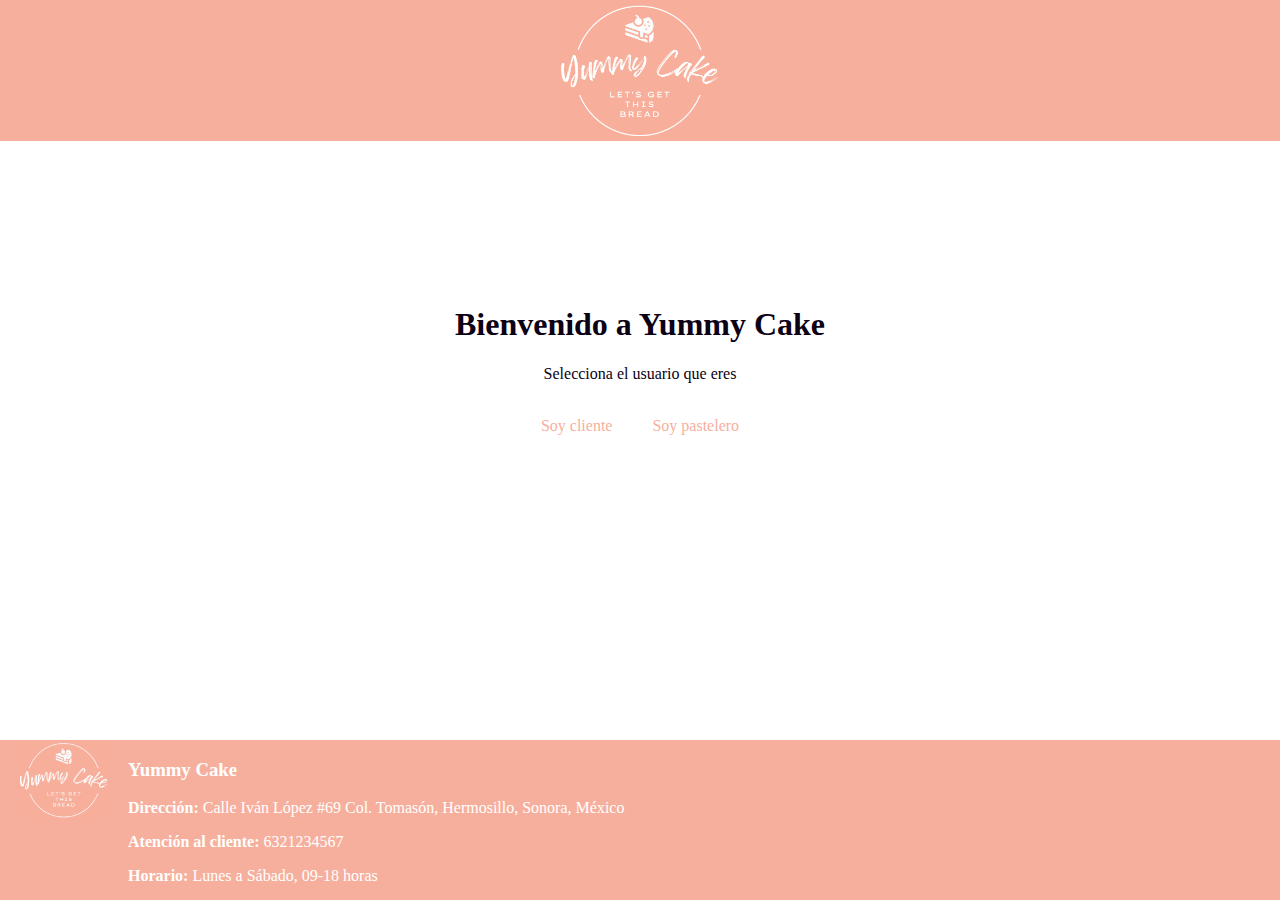
<file: 2 - html/index.html>
<!DOCTYPE html>
<html>
    <head>
        <meta charset="UTF-8">
        <title>Yummy Cake</title>
    </head>   
    <body style="margin: 0;display: flex;min-height: 100vh;flex-direction: column;">
        <header style="background-color:#F7AF9D">
            <a href="index.html"><img src="assets/img/logo.png" alt="logo" height="141px" style="display:block;margin-left: auto;margin-right: auto;"></a>
        </header>
        <div style="height: 435px;text-align: center; color: #0B0014;flex: 1;">
            <br><br><br><br><br><br><br><br>
            <h1>Bienvenido a Yummy Cake</h1>
            <p>Selecciona el usuario que eres</p><br>
            <a href="client.html" style="color: #F7AF9D;text-decoration: none;">Soy cliente</a>
            &nbsp;&nbsp;&nbsp;&nbsp;&nbsp;&nbsp;&nbsp;&nbsp;
            <a href="admin.html"style="color: #F7AF9D;text-decoration: none;">Soy pastelero</a><br><br><br>
        </div>
        <footer>
            <div style="float: left;background-color:#F7AF9D;height: 160px;width: 10%;"><img src="assets/img/logo.png" alt="logo" height="80px" style="display:block;margin-left: auto;margin-right: auto;"></div>
            <div style="float: left;background-color:#F7AF9D;height: 160px;width: 90%;color: white;">
                <h3>Yummy Cake</h3>
                <p><strong>Dirección:</strong> Calle Iván López #69 Col. Tomasón, Hermosillo, Sonora, México</p> 
                <p><strong>Atención al cliente:</strong> 6321234567</p> 
                <p><strong>Horario:</strong> Lunes a Sábado, 09-18 horas</p> 
            </div>
        </footer>
    </body>
</html>
</file>
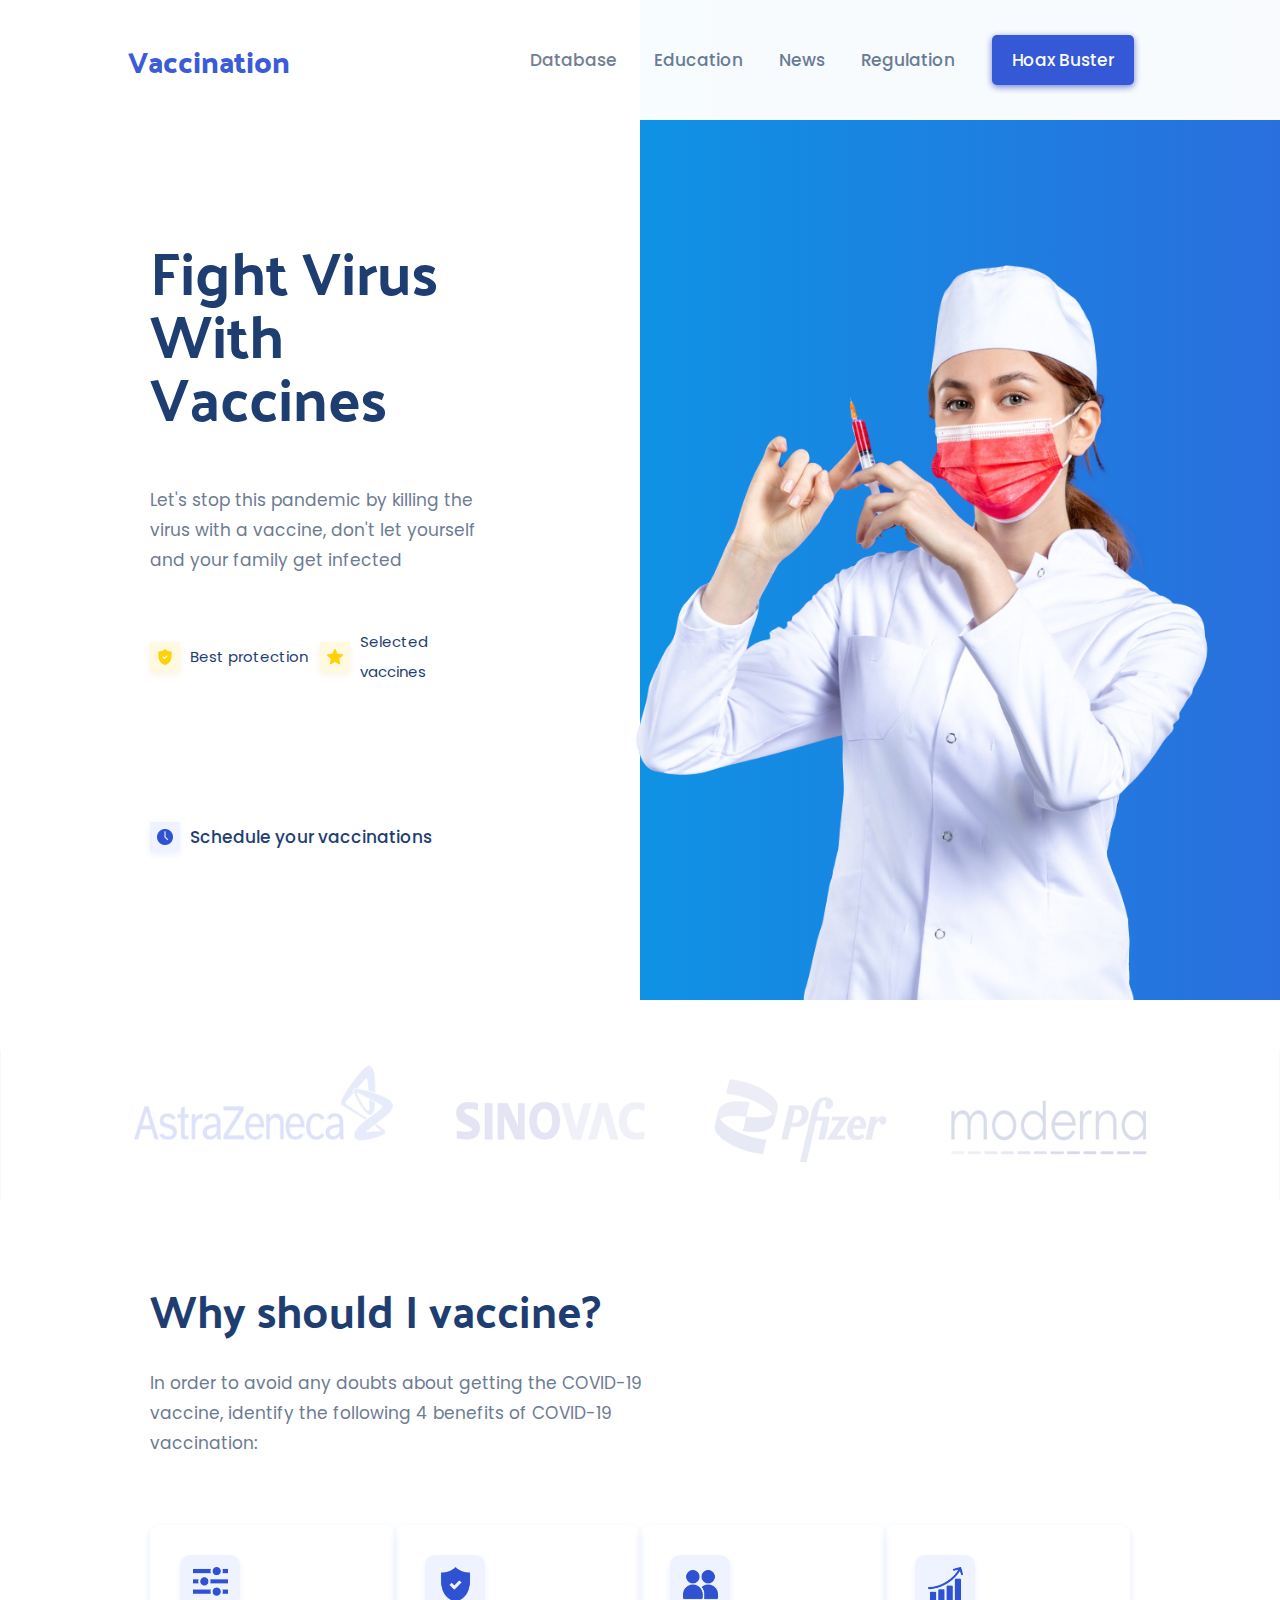
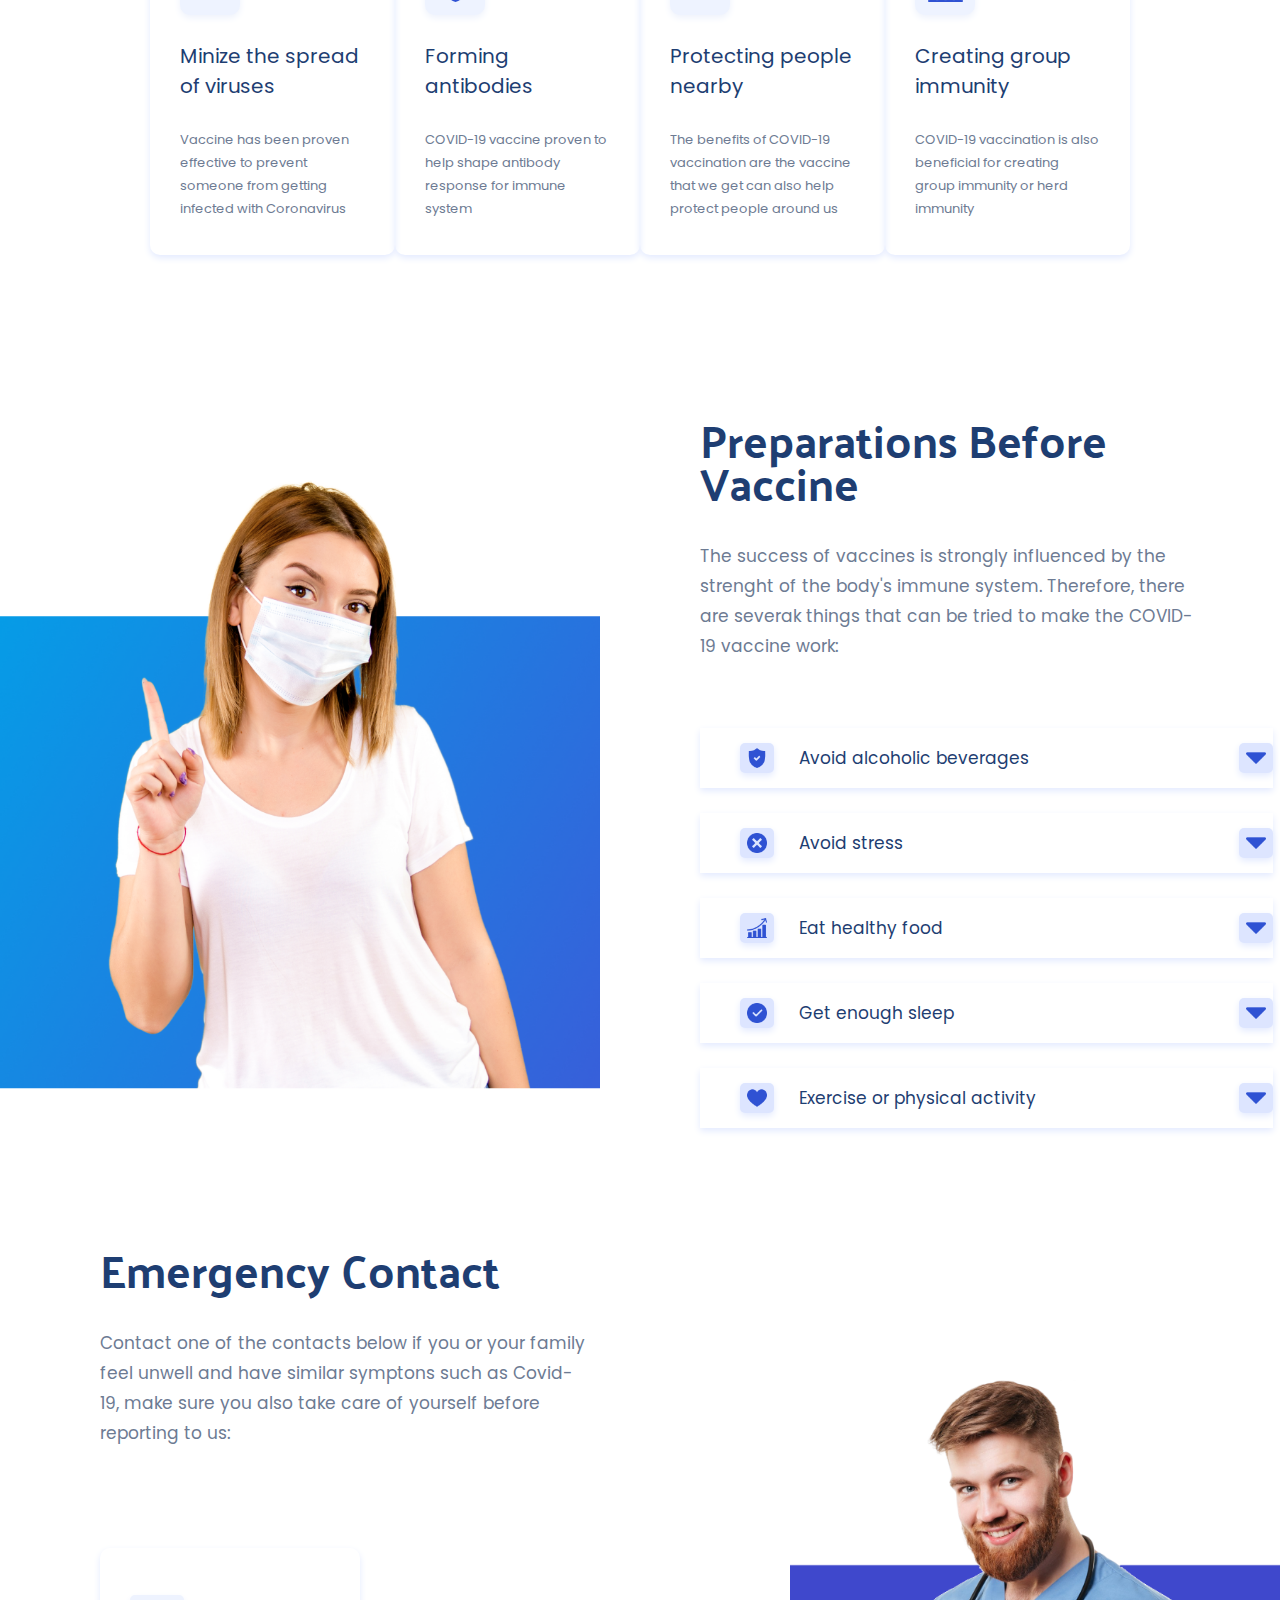
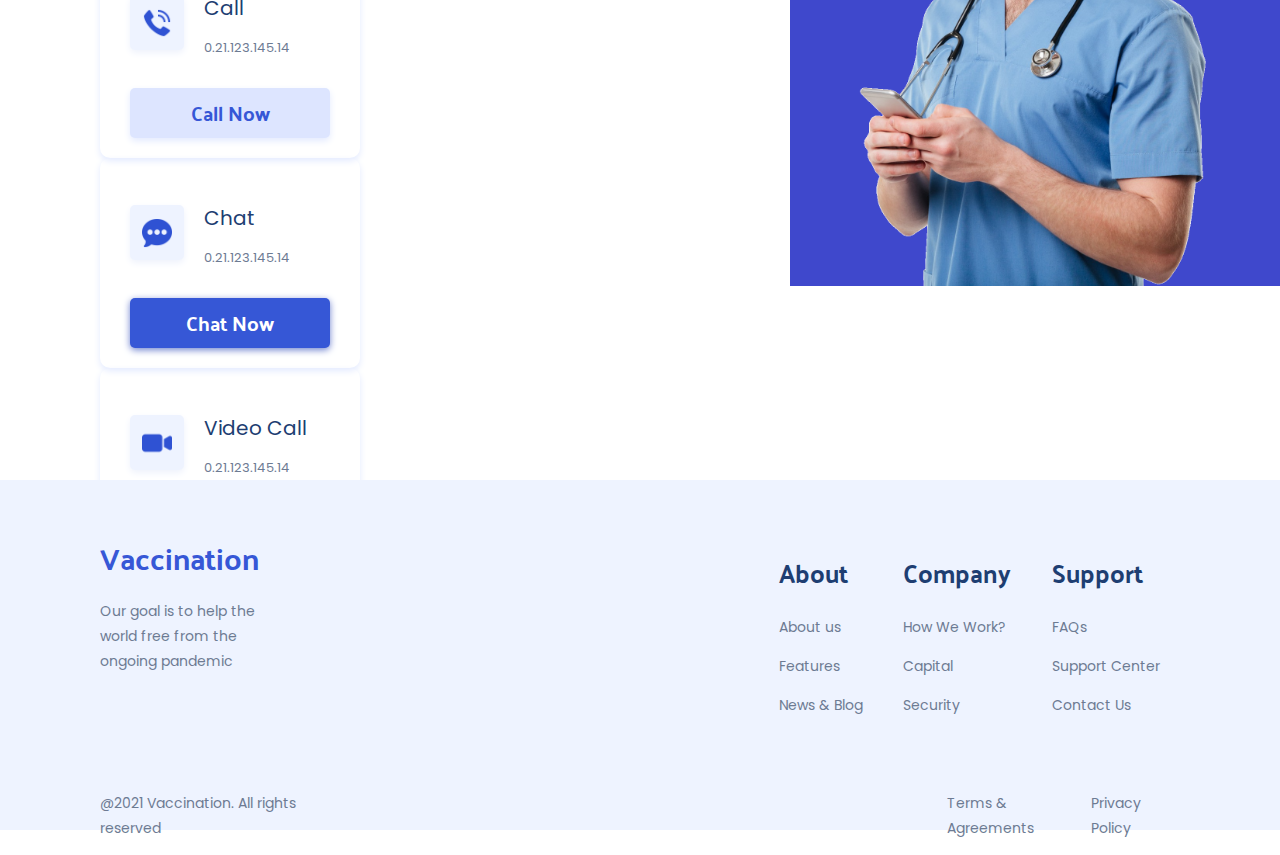
<file: 3 - css/index.html>
<!DOCTYPE html>
<html>
    <head>
        <meta charset="UTF-8">
        <title>Vaccination</title>
        <link rel="stylesheet" type="text/css" href="./styles/style.css">
        <link rel="preconnect" href="https://fonts.googleapis.com"> 
        <link rel="preconnect" href="https://fonts.gstatic.com" crossorigin> 
        <link href="https://fonts.googleapis.com/css2?family=Palanquin+Dark:wght@400;500;600;700&family=Poppins:ital,wght@0,100;0,200;0,300;0,400;0,500;0,600;0,700;0,800;0,900;1,100;1,200;1,300;1,400;1,500;1,600;1,700;1,800;1,900&display=swap" rel="stylesheet">
    </head>   
    <body>
        <div class="container">
            <header>
                <div class="logo">Vaccination</div>
                <div class="nav">
                    <p>Database</p>
                    <p>Education</p>
                    <p>News</p>
                    <p>Regulation</p>
                    <p class="button">Hoax Buster</p>
                </div>
            </header>
            <div class="section1">
                <div class="left">
                    <h1>Fight Virus With Vaccines</h1>
                    <p>Let's stop this pandemic by killing the virus with a vaccine, don't let yourself and your family get infected</p>
                    <div class="options">
                        <div class="option two">
                            <div class="icon yellow">
                                <img src="assets/img/secure.png">
                            </div>
                            <p>Best protection</p>
                        </div>
                        <div class="option two">
                            <div class="icon yellow">
                                <img src="assets/img/star.png">
                            </div>
                            <p>Selected vaccines</p>
                        </div>
                    </div>
                    <div class="options bottom">
                        <div class="option one">
                            <div class="icon blue">
                                <img src="assets/img/reloj.png">
                            </div>
                            <p>Schedule your vaccinations</p>
                        </div>
                    </div>
                </div>
                <div class="right">
                    <img class="big-pic" src="./assets/img/pic2.png">
                </div>
            </div>
            <img class="logos" src="assets/img/logos.png">
            <div class="section2">
                <h2>Why should I vaccine?</h2>
                <p class="text">In order to avoid any doubts about getting the COVID-19 vaccine, identify the following 4 benefits of COVID-19 vaccination:</p>
                <div class="card-container">
                    <div class="card">
                        <div class="icon blue">
                            <img src="assets/img/sliders.png">
                        </div>
                        <h4>Minize the spread of viruses</h4>
                        <p>Vaccine has been proven effective to prevent someone from getting infected with Coronavirus</p>
                    </div>
                    <div class="card">
                        <div class="icon blue">
                            <img src="assets/img/secure2.png">
                        </div>
                        <h4>Forming <br> antibodies</h4>
                        <p>COVID-19 vaccine proven to help shape antibody response for immune system</p>
                    </div>
                    <div class="card">
                        <div class="icon blue">
                            <img src="assets/img/pareja.png">
                        </div>
                        <h4>Protecting people nearby</h4>
                        <p>The benefits of COVID-19 vaccination are the vaccine that we get can also help protect  people around us</p>
                    </div>
                    <div class="card">
                        <div class="icon blue">
                            <img src="assets/img/diagram.png">
                        </div>
                        <h4>Creating group immunity</h4>
                        <p>COVID-19 vaccination is also beneficial for creating group immunity or herd immunity</p>
                    </div>
                </div>
            </div>
            <div class="section3">
                <div class="left">
                    <img src="assets/img/pic3.png">
                </div>
                <div class="right">
                    <h2>Preparations Before Vaccine</h2>
                    <p class="text">The success of vaccines is strongly influenced by the strenght of the body's immune system. Therefore, there are severak things that can be tried to make the COVID-19 vaccine work:</p>
                    <div class="column-container">
                        <div class="column">
                            <div class="icon blue">
                                <img src="assets/img/secure2.png">
                            </div>
                            <p>Avoid alcoholic beverages</p>
                            <div class="icon blue">
                                <img src="assets/img/dropdown.png">
                            </div>
                        </div>
                        <div class="column">
                            <div class="icon blue">
                                <img src="assets/img/cancel.png">
                            </div>
                            <p>Avoid stress</p>
                            <div class="icon blue">
                                <img src="assets/img/dropdown.png">
                            </div>
                        </div>
                        <div class="column">
                            <div class="icon blue">
                                <img src="assets/img/diagram.png">
                            </div>
                            <p>Eat healthy food</p>
                            <div class="icon blue">
                                <img src="assets/img/dropdown.png">
                            </div>
                        </div>
                        <div class="column">
                            <div class="icon blue">
                                <img src="assets/img/comprobar.png">
                            </div>
                            <p>Get enough sleep</p>
                            <div class="icon blue">
                                <img src="assets/img/dropdown.png">
                            </div>
                        </div>
                        <div class="column">
                            <div class="icon blue">
                                <img src="assets/img/heart.png">
                            </div>
                            <p>Exercise or physical activity</p>
                            <div class="icon blue">
                                <img src="assets/img/dropdown.png">
                            </div>
                        </div>
                    </div>
                </div>
            </div>
            <div class="section4">
                <div class="left">
                    <h2>Emergency Contact</h2>
                    <p>Contact one of the contacts below if you or your family feel unwell and have similar symptons such as Covid-19, make sure you also take care of yourself before reporting to us:</p>
                    <div class="grid-container">
                        <div class="grid">
                            <div class="top">
                                <div class="icon blue">
                                    <img src="assets/img/call.png">
                                </div>
                                <div>
                                    <h4>Call</h4>
                                    <p>0.21.123.145.14</p>
                                </div>
                            </div>
                            <p class="button light">Call Now</p>
                        </div>
                        <div class="grid">
                            <div class="top">
                                <div class="icon blue">
                                    <img src="assets/img/chat.png">
                                </div>
                                <div>
                                    <h4>Chat</h4>
                                    <p>0.21.123.145.14</p>
                                </div>
                            </div>
                            <p class="button">Chat Now</p>
                        </div>
                        <div class="grid">
                            <div class="top">
                                <div class="icon blue">
                                    <img src="assets/img/videocall.png">
                                </div>
                                <div>
                                    <h4>Video Call</h4>
                                    <p>0.21.123.145.14</p>
                                </div>
                            </div>
                            <p class="button light">Video Call Now</p>
                        </div>
                        <div class="grid">
                            <div class="top">
                                <div class="icon blue">
                                    <img src="assets/img/email.png">
                                </div>
                                <div>
                                    <h4>Message</h4>
                                    <p>0.21.123.145.14</p>
                                </div>
                            </div>
                            <p class="button light">Message Now</p>
                        </div>
                    </div>
                </div>
                <div class="right">
                    <img src="assets/img/pic4.png">
                </div>
            </div>
            <footer>
                <div class="box-container">
                    <div class="vaccination">
                        <div class="logo">Vaccination</div>
                        <p>Our goal is to help the world free from the ongoing pandemic</p>
                    </div>
                    <div class="info">
                        <div>
                            <h2>About</h2>
                            <p>About us</p>
                            <p>Features</p>
                            <p>News & Blog</p>
                        </div>
                        <div>
                            <h2>Company</h2>
                            <p>How We Work?</p>
                            <p>Capital</p>
                            <p>Security</p>
                        </div>
                        <div>
                            <h2>Support</h2>
                            <p>FAQs</p>
                            <p>Support Center</p>
                            <p>Contact Us</p>
                        </div>
                    </div>
                </div>
                <div class="legal">
                    <p>@2021 Vaccination. All rights reserved</p>
                    <div class="terms">
                        <p>Terms & Agreements</p>
                        <p>Privacy Policy</p>
                    </div>
                </div>
            </footer>
        </div>
    </body>
</html>
</file>
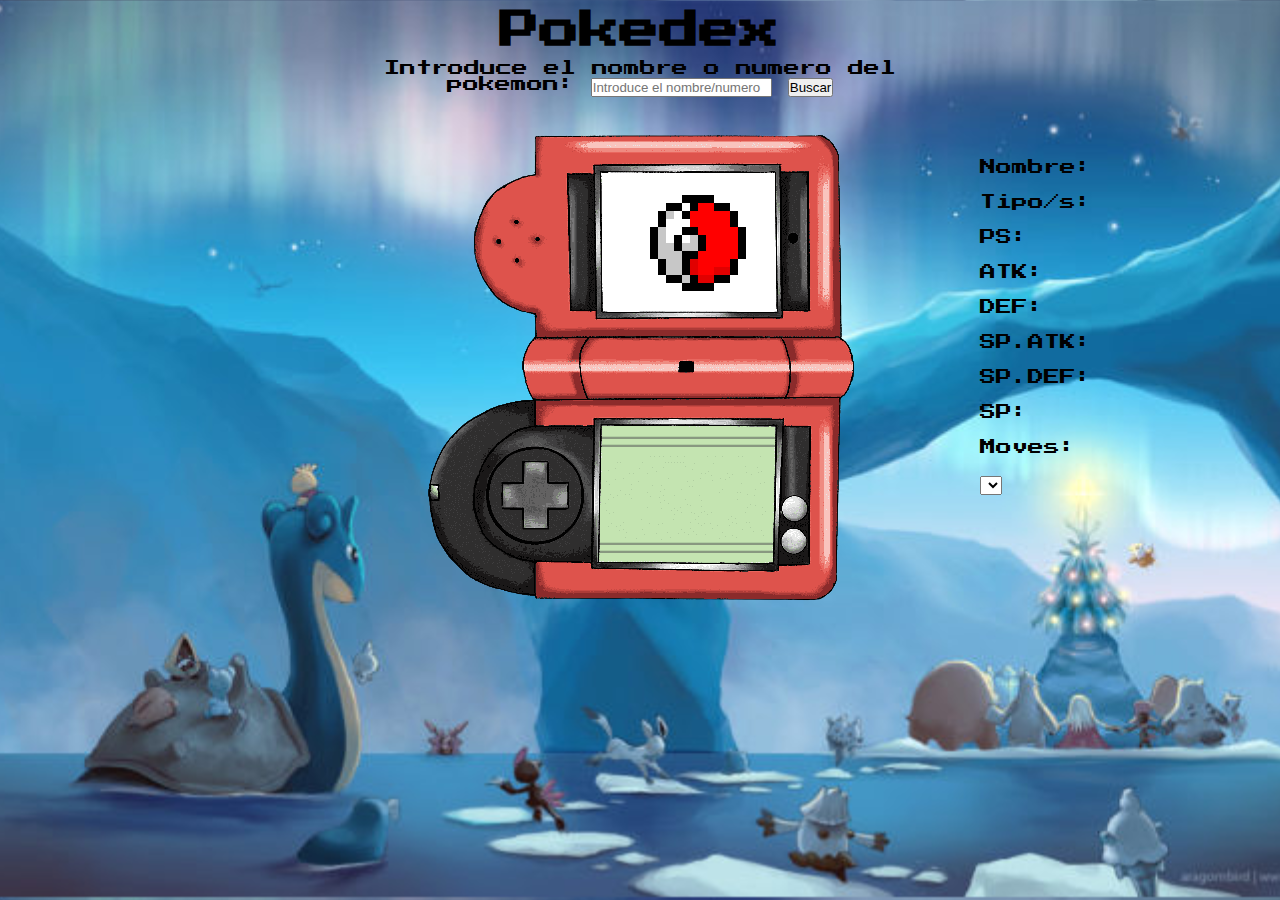
<file: 4 - js/index.html>
<!DOCTYPE html>
<html lang="en">
  <head>
    <meta charset="UTF-8" />
    <meta http-equiv="X-UA-Compatible" content="IE=edge" />
    <meta name="viewport" content="width=, initial-scale=1.0" />
    <link rel="stylesheet" href="style.css" />
    <link rel="preconnect" href="https://fonts.googleapis.com" />
    <link rel="preconnect" href="https://fonts.gstatic.com" crossorigin />
    <link
      href="https://fonts.googleapis.com/css2?family=Press+Start+2P&display=swap"
      rel="stylesheet"
    />

    <title>Pokedex</title>
  </head>

  <body>
    <div id="text">
      <h1>Pokedex</h1>
    </div>

    <div id="search">
      <label for="">Introduce el nombre o numero del pokemon:</label>
      <!--   <select id="srcOption" name="srcOption">
        <option value="name">Nombre</option>
        <option value="num">Numero</option>
      </select>
-->
      <input type="text" placeholder="Introduce el nombre/numero" name="pokeName" id="pokeName" />
      <button onclick="getOption()">Buscar</button>
    </div>

    <div id="img">
      <img id="dex" src="img/pokedex-2.png" id="dex" alt="" />
      <img id="pokeImg" src="img/pkball.gif" id="pokeImg" alt="" />
    </div>
    <div id="results">
      <label for="" id="pName">Nombre: </label>
      <label for="" id="pType">Tipo/s: </label>
      <label for="" id="pPS">PS: </label>
      <label for="" id="pAtk">ATK: </label>
      <label for="" id="pDef">DEF: </label>
      <label for="" id="pSpAtk">SP.ATK: </label>
      <label for="" id="pSpDef">SP.DEF: </label>
      <label for="" id="pSpeed">SP: </label>
      <label for="">Moves: </label
      ><select name="Moves" id="pMoves"></select>
    </div>
  </body>

  <footer>
    <script src="script.js" type="text/javascript"></script>
  </footer>
</html>
</file>
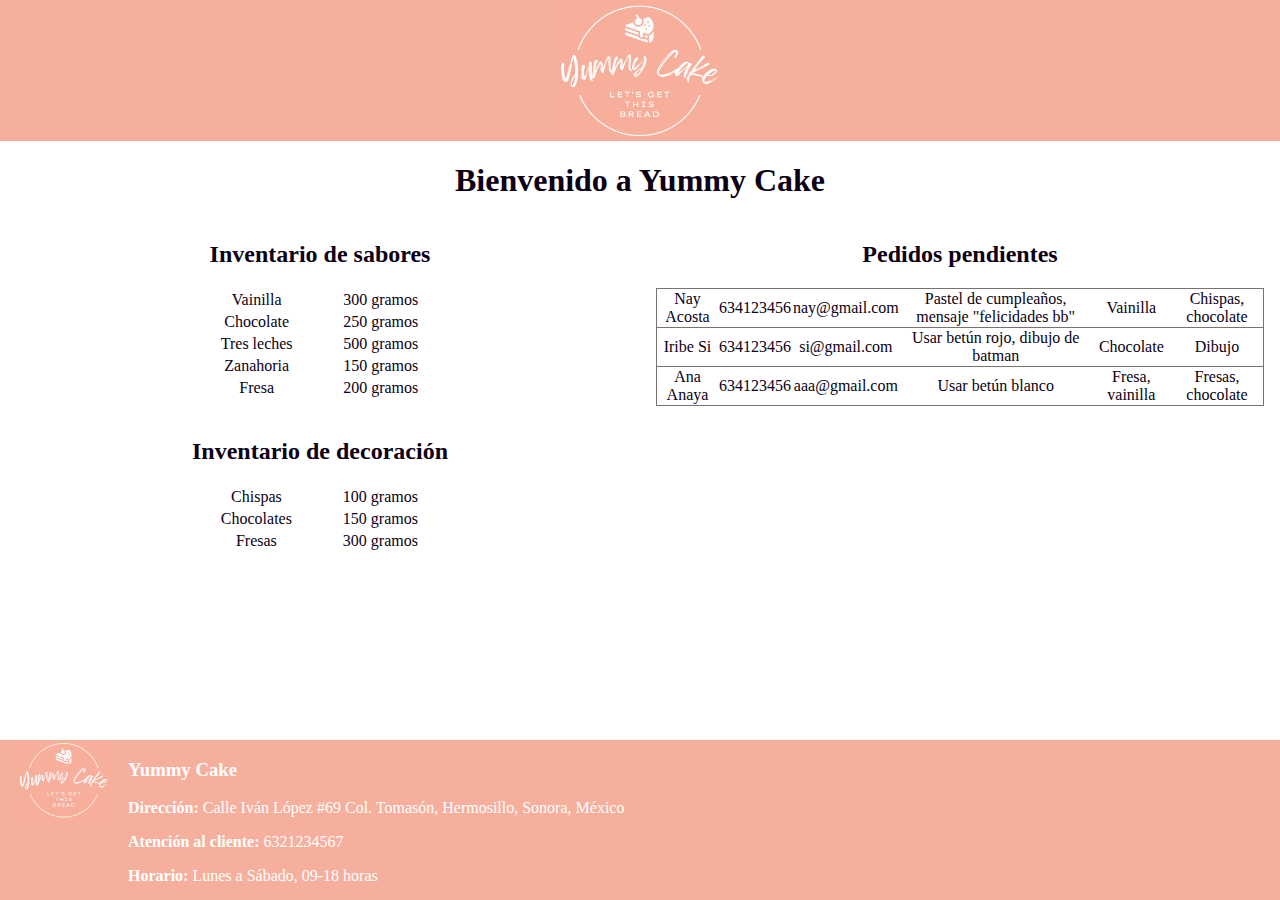
<file: 2 - html/admin.html>
<!DOCTYPE html>
<html>
    <head>
        <meta charset="UTF-8">
        <title>Yummy Cake</title>
    </head>   
    <body style="margin: 0;display: flex;min-height: 100vh;flex-direction: column;">
        <header style="background-color:#F7AF9D">
            <a href="index.html"><img src="assets/img/logo.png" alt="logo" height="141px" style="display:block;margin-left: auto;margin-right: auto;"></a>
        </header>
        <div style="text-align: center; color: #0B0014; flex: 1;">
            <h1>Bienvenido a Yummy Cake</h1>
            <div style="float:left;width: 50%;height: 350px;">
                <h2>Inventario de sabores</h2>
                <table style="margin-left:auto;margin-right:auto;width: 250px;">
                    <tr>
                        <td>Vainilla</td><td>300 gramos</td>
                    </tr>
                    <tr>
                        <td>Chocolate</td><td>250 gramos</td>
                    </tr>
                    <tr>
                        <td>Tres leches</td><td>500 gramos</td>
                    </tr>
                    <tr>
                        <td>Zanahoria</td><td>150 gramos</td>
                    </tr>
                    <tr>
                        <td>Fresa</td><td>200 gramos</td>
                    </tr>
                </table>
                <br>
                <h2>Inventario de decoración</h2>
                <table style="margin-left:auto;margin-right:auto;width: 250px;">
                    <tr>
                        <td>Chispas</td><td>100 gramos</td>
                    </tr>
                    <tr>
                        <td>Chocolates</td><td>150 gramos</td>
                    </tr>
                    <tr>
                        <td>Fresas</td><td>300 gramos</td>
                    </tr>
                </table>
            </div>
            <div style="float:left;width: 50%;height: 350px;">
                <h2>Pedidos pendientes</h2>
                <table style="margin-left:auto;margin-right:auto;border-collapse: collapse;width: 95%;">
                    <tr style="border: 1px solid;border-color: #797270;">
                        <td>Nay Acosta</td><td>634123456</td><td>nay@gmail.com</td><td>Pastel de cumpleaños, mensaje "felicidades bb"</td><td>Vainilla</td><td>Chispas, chocolate</td>
                    </tr>
                    <tr style="border: 1px solid;border-color: #797270;">
                        <td>Iribe Si</td><td>634123456</td><td>si@gmail.com</td><td>Usar betún rojo, dibujo de batman</td><td>Chocolate</td><td>Dibujo</td>
                    </tr>
                    <tr style="border: 1px solid;border-color: #797270;">
                        <td>Ana Anaya</td><td>634123456</td><td>aaa@gmail.com</td><td>Usar betún blanco</td><td>Fresa, vainilla</td><td>Fresas, chocolate</td>
                    </tr>
                </table>
            </div>
        </div>
        <footer>
            <div style="float: left;background-color:#F7AF9D;height: 160px;width: 10%;"><img src="assets/img/logo.png" alt="logo" height="80px" style="display:block;margin-left: auto;margin-right: auto;"></div>
            <div style="float: left;background-color:#F7AF9D;height: 160px;width: 90%;color: white;">
                <h3>Yummy Cake</h3>
                <p><strong>Dirección:</strong> Calle Iván López #69 Col. Tomasón, Hermosillo, Sonora, México</p> 
                <p><strong>Atención al cliente:</strong> 6321234567</p> 
                <p><strong>Horario:</strong> Lunes a Sábado, 09-18 horas</p> 
            </div>
        </footer>
    </body>
</html>
</file>
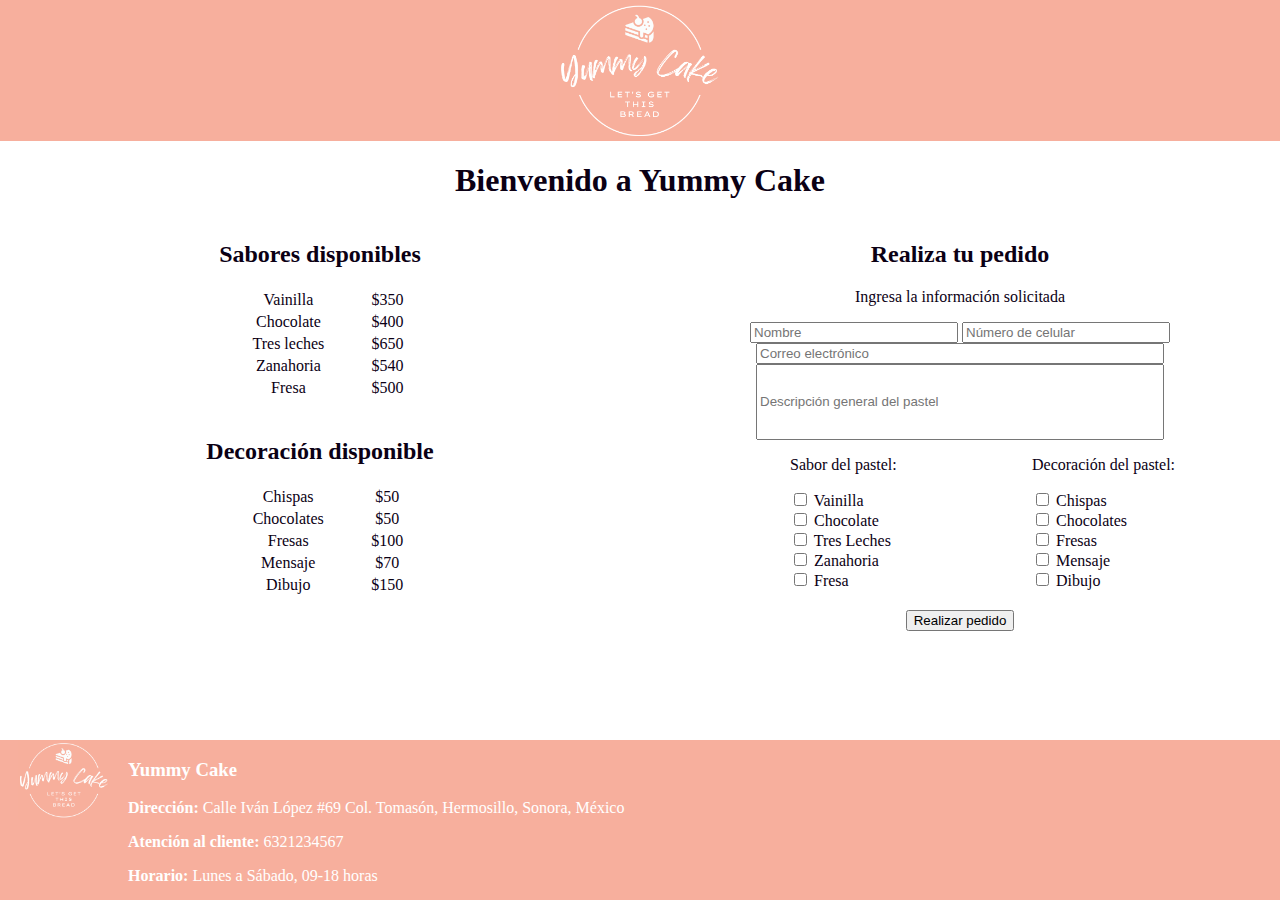
<file: 2 - html/client.html>
<!DOCTYPE html>
<html>
    <head>
        <meta charset="UTF-8">
        <title>Yummy Cake</title>
    </head>   
    <body style="margin: 0;display: flex;min-height: 100vh;flex-direction: column;">
        <header style="background-color:#F7AF9D">
            <a href="index.html"><img src="assets/img/logo.png" alt="logo" height="141px" style="display:block;margin-left: auto;margin-right: auto;"></a>
        </header>
        <div style="text-align: center; color: #0B0014;flex: 1;">
            <h1>Bienvenido a Yummy Cake</h1>
            <div style="float:left;width: 50%;height: 430px;">
                <h2>Sabores disponibles</h2>
                <table style="margin-left:auto;margin-right:auto;width: 200px;">
                    <tr>
                        <td>Vainilla</td><td>$350</td>
                    </tr>
                    <tr>
                        <td>Chocolate</td><td>$400</td>
                    </tr>
                    <tr>
                        <td>Tres leches</td><td>$650</td>
                    </tr>
                    <tr>
                        <td>Zanahoria</td><td>$540</td>
                    </tr>
                    <tr>
                        <td>Fresa</td><td>$500</td>
                    </tr>
                </table>
                <br>
                <h2>Decoración disponible</h2>
                <table style="margin-left:auto;margin-right:auto;width: 200px;">
                    <tr>
                        <td>Chispas</td><td>$50</td>
                    </tr>
                    <tr>
                        <td>Chocolates</td><td>$50</td>
                    </tr>
                    <tr>
                        <td>Fresas</td><td>$100</td>
                    </tr>
                    <tr>
                        <td>Mensaje</td><td>$70</td>
                    </tr>
                    <tr>
                        <td>Dibujo</td><td>$150</td>
                    </tr>
                </table>
            </div>
            <div style="float:left;width: 50%;height: 430px;">
                <h2>Realiza tu pedido</h2>
                <p>Ingresa la información solicitada</p>
                <form>
                    <input type="text" id="nombre" name="nombre" placeholder="Nombre" style="width: 200px;">
                    <input type="number" id="celular" name="celular" placeholder="Número de celular" style="width: 200px;"><br>
                    <input type="email" id="correo" name="correo" placeholder="Correo electrónico" style="width: 400px;"><br>
                    <input type="text" id="descripción" name="descripción" placeholder="Descripción general del pastel" style="width:400px;height: 70px;"><br>
                    <div style="float:left;width: 30%;height: 100px;text-align: left;margin-left: 150px;">
                        <p>Sabor del pastel:</p>
                        <label for="vainilla"><input id="vainilla" type="checkbox" name="sabor"> Vainilla</label><br>
                        <label for="chocolate"><input id="chocolate" type="checkbox" name="sabor"> Chocolate</label><br>
                        <label for="tresleches"><input id="tresleches" type="checkbox" name="sabor"> Tres Leches</label><br>
                        <label for="zanahoria"><input id="zanahoria" type="checkbox" name="sabor"> Zanahoria</label><br>
                        <label for="fresa"><input id="fresa" type="checkbox" name="sabor"> Fresa</label><br>
                    </div>
                    <div style="float:left;width: 30%;height: 100px;text-align: left;margin-left: 50px;">
                        <p>Decoración del pastel:</p>
                        <label for="chispas"><input id="chispas" type="checkbox" name="decor"> Chispas</label><br>
                        <label for="chocolate"><input id="chocolate" type="checkbox" name="decor"> Chocolates</label><br>
                        <label for="fresa"><input id="fresa" type="checkbox" name="decor"> Fresas</label><br>
                        <label for="mensaje"><input id="mensaje" type="checkbox" name="decor"> Mensaje</label><br>
                        <label for="dibujo"><input id="dibujo" type="checkbox" name="decor"> Dibujo</label><br>
                    </div>
                    <button type="submit" style="margin-top: 70px;">Realizar pedido</button>
                </form>
            </div>
        </div>
        <footer>
            <div style="float: left;background-color:#F7AF9D;height: 160px;width: 10%;"><img src="assets/img/logo.png" alt="logo" height="80px" style="display:block;margin-left: auto;margin-right: auto;"></div>
            <div style="float: left;background-color:#F7AF9D;height: 160px;width: 90%;color: white;">
                <h3>Yummy Cake</h3>
                <p><strong>Dirección:</strong> Calle Iván López #69 Col. Tomasón, Hermosillo, Sonora, México</p> 
                <p><strong>Atención al cliente:</strong> 6321234567</p> 
                <p><strong>Horario:</strong> Lunes a Sábado, 09-18 horas</p> 
            </div>
        </footer>
    </body>
</html>
</file>
<file: 3 - css/styles/style.css>
body {
    font-family: 'Palanquin Dark', sans-serif;
    margin:0;
}

header{
    position: fixed;
    display: flex;
    flex-flow: row nowrap;
    width: 100%;
    justify-content: center;
    align-items: center;
    background-color: white;
    opacity: 0.97;
    height: 120px;
    font-weight: 500;
}

p{
    font-size: 17px;
    line-height: 30px;
    color: rgb(109, 123, 147);
    font-family: 'Poppins', sans-serif;
}

h1 {
    font-weight: normal;
    font-size: 60px;
    line-height: 63px;
    color: rgb(30,62,114);
}

h2 {
    font-weight: normal;
    font-size: 45px;
    line-height: 43px;
    color: rgb(30,62,114);
}

h4 {
    font-weight: 400;
    font-size: 20px;
    line-height: 30px;
    color: rgb(109, 123, 147);
    font-family: 'Poppins', sans-serif;
    color: rgb(30,62,114);
}

footer {
    background-color: rgb(238, 243, 255);
    padding: 50px 100px 50px 100px;
    height: 250px;
}

footer p {
    font-size: 14px;
    line-height: 25px;
}

footer h2 {
    font-weight: normal;
    font-size: 25px;
}

.container{
    display:flex;
    flex-direction: column;
}

.logo {
    width: 30%;
    color: rgb(54,87,214);
    font-size: 30px;
}

.nav{
    display: flex;
    justify-content: space-around;
    align-items: center;
    width: 50%;
}

.button{
    color: white;
    padding: 10px 20px 10px 20px;
    border-radius: 5px;
    background-color: rgb(54,87,214);
    box-shadow: 0px 2px 7px rgb(110, 130, 207);
}

.section1{
    display: flex;
    width: 100%;
    height: 1000px;
    justify-content: center;
}

.big-pic{
    height: 100%;
}

.section1 .left{
    width: 50%;
    padding: 200px 150px 150px 150px;
    display: flex;
    flex-direction: column;
    justify-content: center;
}

.section1 .right{
    display: flex;
    justify-content: center;
    align-items: center;
    width:50%;
    background-image: linear-gradient(to right, rgb(15,146,228),rgb(42,111,221));
}

.options img {
    height: 16px;
}

.options{
    display: flex;
    height: 30px;
    padding-top: 50px;
}

.bottom{
    padding-top: 150px;
}

.option{
    display: flex;
    align-items: center;
}

.one {
    width: 100%;
}

.two{
    width: 50%;
}

.icon{
    display: flex;
    justify-content: center;
    align-items: center;
    padding: 0 7px 0 7px;
    height: 100%;
}

.yellow{
    background-color: rgb(255,249,225);
    box-shadow: 0px 3px 7px rgb(248, 244, 228);
}

.blue{
    background-color: rgb(238, 243, 255);
    box-shadow: 0px 3px 7px rgb(238, 242, 252); 
}

.two p {
    padding-left: 10px;
    font-size: 15px;
    color: rgb(30,62,114)
}
.one p {
    padding-left: 10px;
    font-size: 17px;
    font-weight: 500;
    color: rgb(30,62,114)
}

.logos {
    padding: 50px 0 50px 0;
    height: 150px;
}

.section2{
    padding: 0 150px 0 150px;
    height: 730px;
}

.text{
    width: 500px;
}

.card-container {
    padding-top: 50px;
    display: flex;
    flex-direction: row;
    justify-content: space-between;
}

.card {
    border-radius: 10px;
    width: 200px;
    height: 270px;
    padding: 30px;
    box-shadow: 0px 3px 7px rgb(227, 234, 255);
}

.card p {
    font-size: 13px;
    line-height: 23px;
}

.card img {
    height: 35px;
}

.card .icon {
    border-radius: 10px;
    padding: 10px;
    height: 40px;
    width: 40px;
}

.section3 {
    height: 800px;
    display: flex;
    width: 100%;
}

.section3 .left img {
    padding-top: 100px;
    width: 600px;
}

.section3 .right {
    padding: 0 100px 0 100px;
}

.column-container{
    padding-top: 50px;
    display: flex;
    flex-direction: column;
    height: 400px;
    justify-content: space-between;
}

.column {
    height: 60px;
    display: flex;
    flex-direction: row;
    justify-content: end;
    align-items: center;
    box-shadow: 0px 3px 7px rgb(227, 234, 255);
}

.column p {
    width: 400px;
    padding-left: 25px;
    color: rgb(30,62,114);
}

.column .icon{
    border-radius: 5px;
    margin-left: 40px;
    height: 30px;
    width: 20px;
    background-color: rgb(221,229,255);
    box-shadow: 0px 3px 7px rgb(227, 234, 255); 
}

.column .icon img {
    height: 20px;
    width: 20px;
}

.section4 {
    display: flex;
    width: 100%;
    height: 900px;
}

.section4 .right {
    margin-top: 200px;
    margin-bottom: 100px;
    width: 50%;
}

.section4 .right img {
    width: 100%;
}

.section4 .left{
    padding: 30px 200px 0px 100px;
    width: 50%;
}

.grid-container{
    display: flex;
    flex-wrap: wrap;
    justify-content: space-between;
    align-content: space-between;
    margin-top: 100px;
    height: 460px;
}

.grid {
    border-radius: 10px;
    width: 200px;
    height:150px;
    padding: 30px;
    box-shadow: 0px 3px 7px rgb(227, 234, 255);
}

.grid h4 {
    line-height: 9px;
}

.grid p {
    font-size: 13px;
    line-height: 15px;
}

.grid .top {
    display: flex;
    align-items: center;
}

.grid img {
    height: 30px;
}

.grid .icon{
    margin-right: 20px;
    height: 55px;
    width: 40px;
    border-radius: 5px;
}

.grid .button {
    display: flex;
    height: 30px;
    justify-content: center;
    align-items: center;
    font-family: 'Palanquin Dark', sans-serif;
    font-size: 20px;
}

.light { 
    background-color: rgb(221,229,255);
    color: rgb(54,87,214);
    box-shadow: 0px 3px 7px rgb(227, 234, 255);
}

.box-container {
    display: flex;
}

.vaccination {
    width: 160px;
    margin-right: 500px;
}

.info {
    width: 800px;
    display: flex;
    justify-content: space-around;
}

.legal {
    margin-top: 45px;
    display: flex;
}

.terms {
    display: flex;
    margin-left: 645px;
    width: 300px;
    justify-content: space-around;
}
</file>
<file: 4 - js/style.css>
* {
  margin: 0;
  padding: 0;
}

body {
  background-image: url(img/background.jpg);
  background-size: cover;
  background-position: center;
  font-family: 'Press Start 2P', cursive;
}
#text {
  font-size: 20px;
  margin: auto;
  width: 50%;
  padding: 10px;
  text-align: center;
}
#search {
  text-align: center;
  width: 50%;
  margin: auto;
}
#img {
  margin: auto;
  width: 800px;
  height: 800px;
}
#img #dex {
  display: block;
  margin-left: auto;
  margin-right: auto;
  max-width: 100%;
  max-height: 100%;
}
#img #pokeImg {
  width: 20%;
  position: absolute;
  top: 115px;
  left: 570px;
}
#results {
  position: absolute;
  width: 400px;
  height: 100px;
  top: 150px;
  left: 980px;
  line-height: 35px;
}
#results label {
  display: block;
}
</file>
